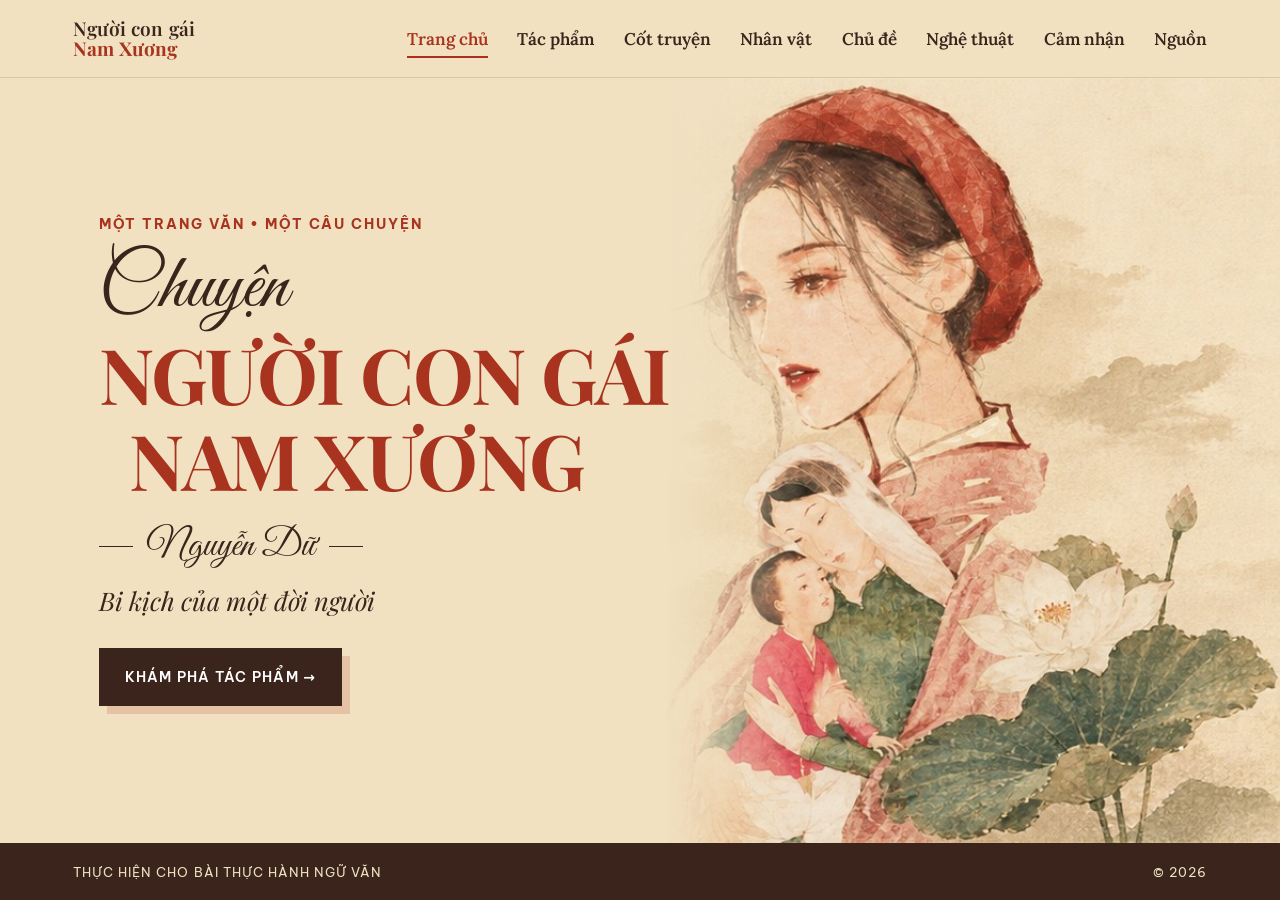
<file: index.html>
<!DOCTYPE html>
<html lang="vi">
<head>
<meta charset="utf-8">
<meta name="viewport" content="width=device-width, initial-scale=1">
<title>Người con gái Nam Xương</title>
<link rel="preconnect" href="https://fonts.googleapis.com">
<link rel="preconnect" href="https://fonts.gstatic.com" crossorigin>
<link href="https://fonts.googleapis.com/css2?family=Playfair+Display:ital,wght@0,600;0,700;1,400&family=Great+Vibes&family=Lora:wght@500;600&family=Be+Vietnam+Pro:wght@600;700&display=swap" rel="stylesheet">
<style>
:root{
  --paper:#f1e1c1; --ink:#3a241c; --red:#a8341f; --line:#dcc6a0;
  --serif:"Playfair Display","Times New Roman",serif;
  --script:"Great Vibes","Playfair Display",cursive;
  --nav:"Lora",Georgia,serif;
  --sans:"Be Vietnam Pro",system-ui,sans-serif;
}
*{box-sizing:border-box;margin:0}
html,body{height:100%}
body{background:var(--paper);color:var(--ink);display:flex;flex-direction:column;min-height:100vh}
a{color:inherit;text-decoration:none}
:focus-visible{outline:2px solid var(--red);outline-offset:4px}

header{display:flex;align-items:center;justify-content:space-between;gap:24px;
  padding:0 clamp(20px,5.7vw,96px);height:78px;border-bottom:1px solid var(--line);
  position:sticky;top:0;z-index:5;background:var(--paper)}
.brand{font-family:var(--serif);font-weight:600;font-size:19px;line-height:1.05;letter-spacing:.01em}
.brand span{display:block;color:var(--red);font-weight:700}
nav ul{display:flex;gap:clamp(16px,2.3vw,34px);list-style:none;padding:0;flex-wrap:wrap}
nav a{font-family:var(--nav);font-weight:600;font-size:17px;padding:6px 0;border-bottom:2px solid transparent;transition:color .2s,border-color .2s}
nav a:hover,nav a[aria-current]{color:var(--red);border-color:var(--red)}

.hero{flex:1;position:relative;overflow:hidden;display:flex;align-items:center;
  padding:clamp(16px,4vh,40px) clamp(20px,7.7vw,130px)}
.art{position:absolute;inset:0 0 0 auto;width:min(48%,760px);
  background:url("hero.jpg") right center/cover no-repeat;
  -webkit-mask-image:linear-gradient(90deg,transparent 0,#000 22%);
          mask-image:linear-gradient(90deg,transparent 0,#000 22%)}
.copy{position:relative;z-index:1;max-width:60%}
.eyebrow{font-family:var(--sans);font-weight:700;font-size:clamp(12px,min(1.1vw,2.3vh),15px);line-height:1.3;letter-spacing:.14em;text-transform:uppercase;color:var(--red)}
.script{font-family:var(--script);font-size:clamp(44px,min(6vw,9vh),96px);line-height:1.15;margin:.15em 0 -.05em;color:var(--ink);position:relative}
h1{font-family:var(--serif);font-weight:700;color:var(--red);text-transform:uppercase;
  font-size:clamp(34px,min(6vw,10vh),100px);line-height:1.12;letter-spacing:-.02em}
h1 span{display:block;padding-left:.4em}
.author{font-family:var(--script);font-size:clamp(28px,min(3vw,5vh),46px);line-height:1.2;margin:clamp(10px,2.4vh,24px) 0 clamp(6px,1.6vh,16px);display:flex;align-items:center;gap:14px}
.author::before,.author::after{content:"";width:34px;height:1px;background:var(--ink)}
.tag{font-family:var(--serif);font-style:italic;font-size:clamp(18px,min(2vw,3.6vh),28px);line-height:1.3;margin-bottom:clamp(14px,3.4vh,32px)}
.btn{display:inline-block;background:var(--ink);color:#fff;font-family:var(--sans);font-weight:600;
  font-size:14px;letter-spacing:.09em;text-transform:uppercase;padding:clamp(14px,2.4vh,20px) 26px;
  box-shadow:8px 8px 0 rgba(168,52,31,.18);transition:transform .2s,box-shadow .2s}
.btn:hover{transform:translate(-2px,-2px);box-shadow:10px 10px 0 rgba(168,52,31,.25)}

footer{background:var(--ink);color:#f1e1c1;display:flex;justify-content:space-between;gap:16px;
  padding:0 clamp(20px,5.7vw,96px);height:57px;align-items:center;
  font-family:var(--sans);font-size:13px;letter-spacing:.08em;text-transform:uppercase}

@media (max-width:900px){
  header{height:auto;padding:14px 20px;flex-direction:column;align-items:flex-start;position:static}
  nav a{font-size:15px}
  .hero{align-items:flex-start;padding-top:32px;padding-bottom:300px}
  .copy{max-width:100%}
  .art{inset:auto 0 0 0;width:100%;height:340px;background-position:right bottom;
    -webkit-mask-image:linear-gradient(0deg,#000 60%,transparent);mask-image:linear-gradient(0deg,#000 60%,transparent)}
  footer{height:auto;padding:16px 20px;font-size:11px}
}
</style>
</head>
<body>
<header>
  <a class="brand" href="index.html">Người con gái<span>Nam Xương</span></a>
  <nav aria-label="Chính">
    <ul>
      <li><a href="index.html" aria-current="page">Trang chủ</a></li>
      <li><a href="tac-pham.html">Tác phẩm</a></li>
      <li><a href="cot-truyen.html">Cốt truyện</a></li>
      <li><a href="nhan-vat.html">Nhân vật</a></li>
      <li><a href="chu-de.html">Chủ đề</a></li>
      <li><a href="nghe-thuat.html">Nghệ thuật</a></li>
      <li><a href="cam-nhan.html">Cảm nhận</a></li>
      <li><a href="nguon-tham-khao.html">Nguồn</a></li>
    </ul>
  </nav>
</header>

<main class="hero">
  <div class="art" role="img" aria-label="Tranh minh họa Vũ Nương bế con bên hoa sen"></div>
  <div class="copy">
    <p class="eyebrow">Một trang văn • Một câu chuyện</p>
    <p class="script" aria-hidden="true">Chuyện</p>
    <h1><span style="padding:0">Người con gái</span><span>Nam Xương</span></h1>
    <p class="author">Nguyễn Dữ</p>
    <p class="tag">Bi kịch của một đời người</p>
    <a class="btn" href="tac-pham.html">Khám phá tác phẩm →</a>
  </div>
</main>

<footer>
  <span>Thực hiện cho bài thực hành Ngữ văn</span>
  <span>© 2026</span>
</footer>
</body>
</html>
</file>
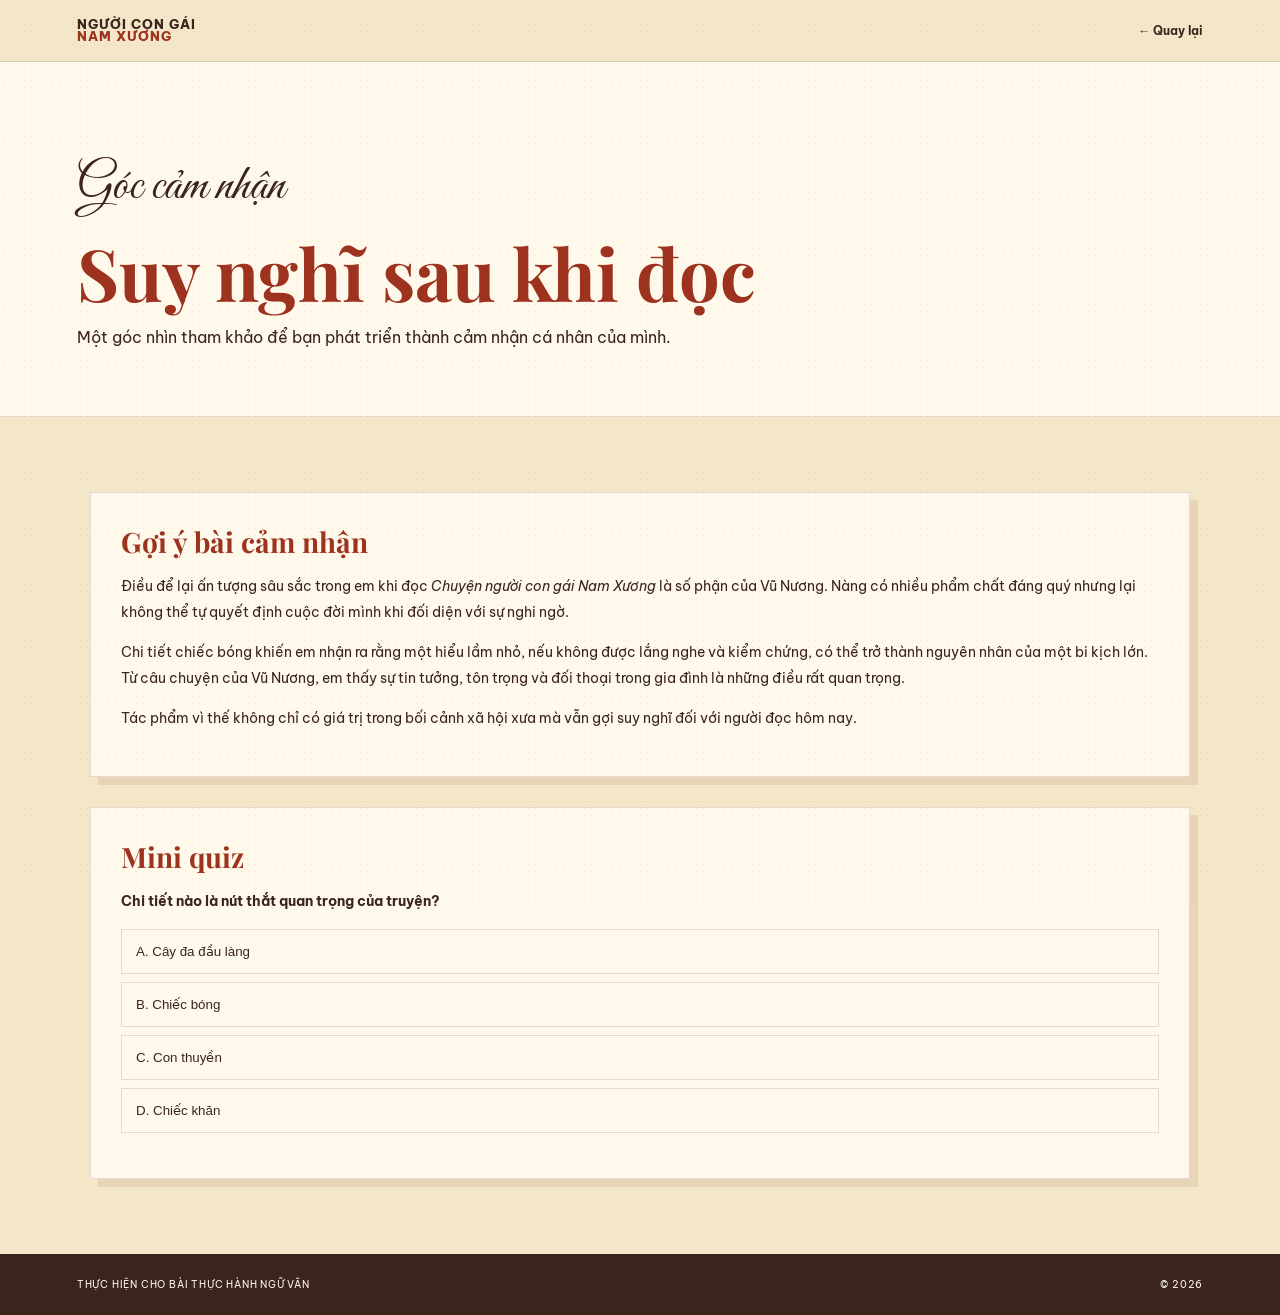
<file: cam-nhan.html>
<!DOCTYPE html><html lang="vi"><head><meta charset="UTF-8"><meta name="viewport" content="width=device-width,initial-scale=1.0"><title>Cảm nhận — Người con gái Nam Xương</title><link rel="stylesheet" href="style.css"></head><body>
<header class="navbar"><a class="brand" href="index.html">NGƯỜI CON GÁI<br><span>NAM XƯƠNG</span></a><a class="back" href="kham-pha.html">← Quay lại</a></header>
<main class="page">
<header class="page-head"><p class="script">Góc cảm nhận</p><h2>Suy nghĩ sau khi đọc</h2><p>Một góc nhìn tham khảo để bạn phát triển thành cảm nhận cá nhân của mình.</p></header>
<div class="container"><div class="card"><h3>Gợi ý bài cảm nhận</h3><p>Điều để lại ấn tượng sâu sắc trong em khi đọc <em>Chuyện người con gái Nam Xương</em> là số phận của Vũ Nương. Nàng có nhiều phẩm chất đáng quý nhưng lại không thể tự quyết định cuộc đời mình khi đối diện với sự nghi ngờ.</p><p>Chi tiết chiếc bóng khiến em nhận ra rằng một hiểu lầm nhỏ, nếu không được lắng nghe và kiểm chứng, có thể trở thành nguyên nhân của một bi kịch lớn. Từ câu chuyện của Vũ Nương, em thấy sự tin tưởng, tôn trọng và đối thoại trong gia đình là những điều rất quan trọng.</p><p>Tác phẩm vì thế không chỉ có giá trị trong bối cảnh xã hội xưa mà vẫn gợi suy nghĩ đối với người đọc hôm nay.</p></div><div class="quiz card"><h3>Mini quiz</h3><p><b>Chi tiết nào là nút thắt quan trọng của truyện?</b></p><button class="option" data-correct="false">A. Cây đa đầu làng</button><button class="option" data-correct="true">B. Chiếc bóng</button><button class="option" data-correct="false">C. Con thuyền</button><button class="option" data-correct="false">D. Chiếc khăn</button><div id="quiz-result"></div></div></div></main><footer><span>THỰC HIỆN CHO BÀI THỰC HÀNH NGỮ VĂN</span><span>© 2026</span></footer><script src="script.js"></script></body></html>
</file>
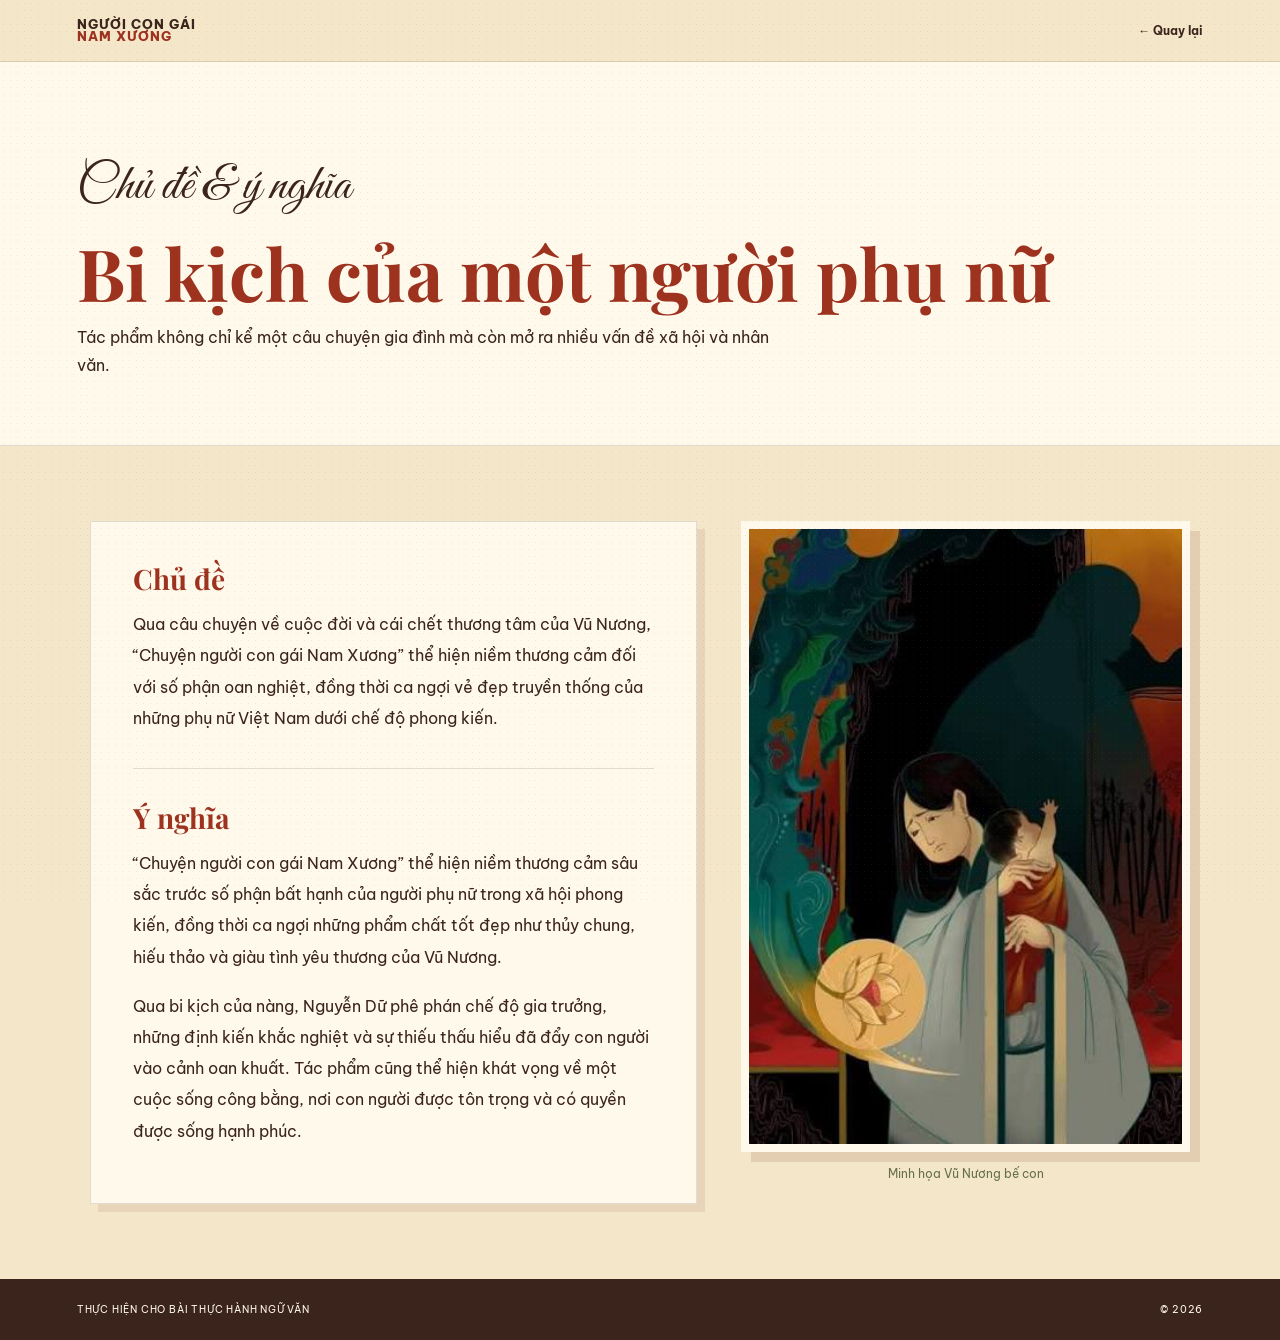
<file: chu-de.html>
<!DOCTYPE html><html lang="vi"><head><meta charset="UTF-8"><meta name="viewport" content="width=device-width,initial-scale=1.0"><title>Chủ đề & ý nghĩa — Người con gái Nam Xương</title><link rel="stylesheet" href="style.css"></head><body>
<header class="navbar"><a class="brand" href="index.html">NGƯỜI CON GÁI<br><span>NAM XƯƠNG</span></a><a class="back" href="kham-pha.html">← Quay lại</a></header>
<main class="page">
<header class="page-head"><p class="script">Chủ đề & ý nghĩa</p><h2>Bi kịch của một người phụ nữ</h2><p>Tác phẩm không chỉ kể một câu chuyện gia đình mà còn mở ra nhiều vấn đề xã hội và nhân văn.</p></header>
<div class="container"><div class="story">
<div class="card story-text">
<section><h3>Chủ đề</h3>
<p>Qua câu chuyện về cuộc đời và cái chết thương tâm của Vũ Nương, “Chuyện người con gái Nam Xương” thể hiện niềm thương cảm đối với số phận oan nghiệt, đồng thời ca ngợi vẻ đẹp truyền thống của những phụ nữ Việt Nam dưới chế độ phong kiến.</p></section>
<section><h3>Ý nghĩa</h3>
<p>“Chuyện người con gái Nam Xương” thể hiện niềm thương cảm sâu sắc trước số phận bất hạnh của người phụ nữ trong xã hội phong kiến, đồng thời ca ngợi những phẩm chất tốt đẹp như thủy chung, hiếu thảo và giàu tình yêu thương của Vũ Nương.</p>
<p>Qua bi kịch của nàng, Nguyễn Dữ phê phán chế độ gia trưởng, những định kiến khắc nghiệt và sự thiếu thấu hiểu đã đẩy con người vào cảnh oan khuất. Tác phẩm cũng thể hiện khát vọng về một cuộc sống công bằng, nơi con người được tôn trọng và có quyền được sống hạnh phúc.</p></section>
</div>
<figure class="story-art"><img src="vu-nuong-minh-hoa.png" alt="Minh họa Vũ Nương cúi đầu bế con, bên cạnh là bông sen phát sáng và chiếc bóng lớn phía sau"><figcaption>Minh họa Vũ Nương bế con</figcaption></figure>
</div></div></main><footer><span>THỰC HIỆN CHO BÀI THỰC HÀNH NGỮ VĂN</span><span>© 2026</span></footer><script src="script.js"></script></body></html>
</file>
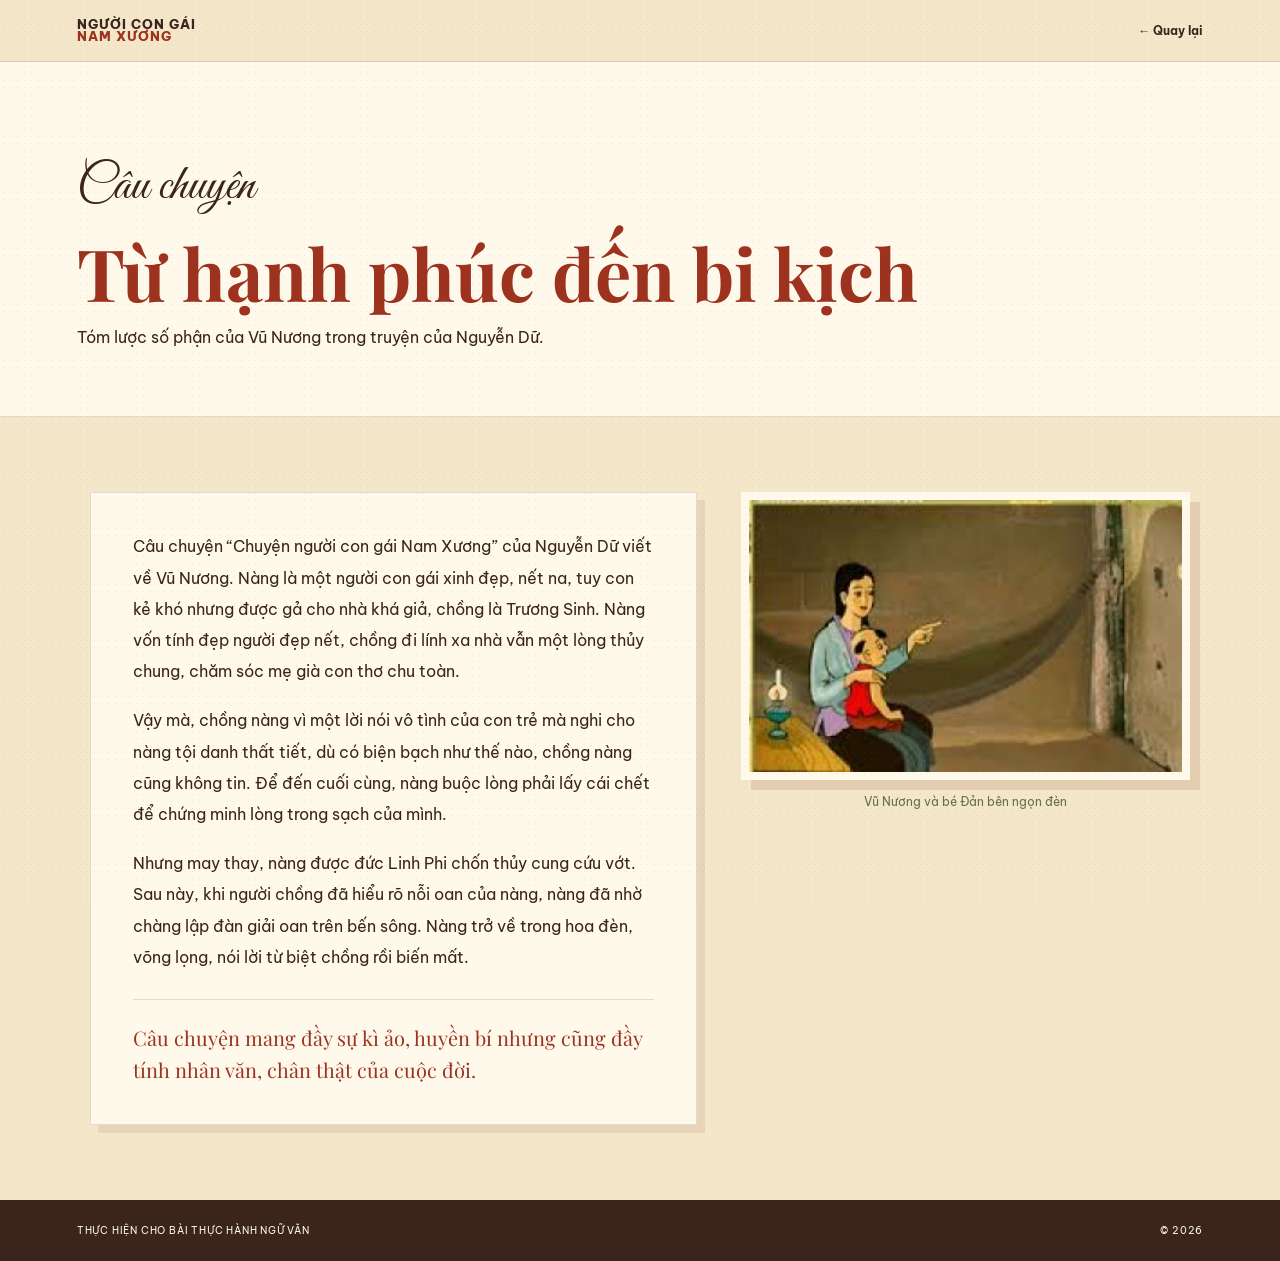
<file: cot-truyen.html>
<!DOCTYPE html><html lang="vi"><head><meta charset="UTF-8"><meta name="viewport" content="width=device-width,initial-scale=1.0"><title>Cốt truyện — Người con gái Nam Xương</title><link rel="stylesheet" href="style.css"></head><body>
<header class="navbar"><a class="brand" href="index.html">NGƯỜI CON GÁI<br><span>NAM XƯƠNG</span></a><a class="back" href="kham-pha.html">← Quay lại</a></header>
<main class="page">
<header class="page-head"><p class="script">Câu chuyện</p><h2>Từ hạnh phúc đến bi kịch</h2><p>Tóm lược số phận của Vũ Nương trong truyện của Nguyễn Dữ.</p></header>
<div class="container"><div class="story">
<div class="card story-text">
<p>Câu chuyện “Chuyện người con gái Nam Xương” của Nguyễn Dữ viết về Vũ Nương. Nàng là một người con gái xinh đẹp, nết na, tuy con kẻ khó nhưng được gả cho nhà khá giả, chồng là Trương Sinh. Nàng vốn tính đẹp người đẹp nết, chồng đi lính xa nhà vẫn một lòng thủy chung, chăm sóc mẹ già con thơ chu toàn.</p>
<p>Vậy mà, chồng nàng vì một lời nói vô tình của con trẻ mà nghi cho nàng tội danh thất tiết, dù có biện bạch như thế nào, chồng nàng cũng không tin. Để đến cuối cùng, nàng buộc lòng phải lấy cái chết để chứng minh lòng trong sạch của mình.</p>
<p>Nhưng may thay, nàng được đức Linh Phi chốn thủy cung cứu vớt. Sau này, khi người chồng đã hiểu rõ nỗi oan của nàng, nàng đã nhờ chàng lập đàn giải oan trên bến sông. Nàng trở về trong hoa đèn, võng lọng, nói lời từ biệt chồng rồi biến mất.</p>
<p class="story-end">Câu chuyện mang đầy sự kì ảo, huyền bí nhưng cũng đầy tính nhân văn, chân thật của cuộc đời.</p>
</div>
<figure class="story-art"><img src="vu-nuong-chiec-bong.png" alt="Minh họa Vũ Nương bế bé Đản bên ngọn đèn dầu, đang chỉ tay lên vách"><figcaption>Vũ Nương và bé Đản bên ngọn đèn</figcaption></figure>
</div></div></main><footer><span>THỰC HIỆN CHO BÀI THỰC HÀNH NGỮ VĂN</span><span>© 2026</span></footer><script src="script.js"></script></body></html>
</file>
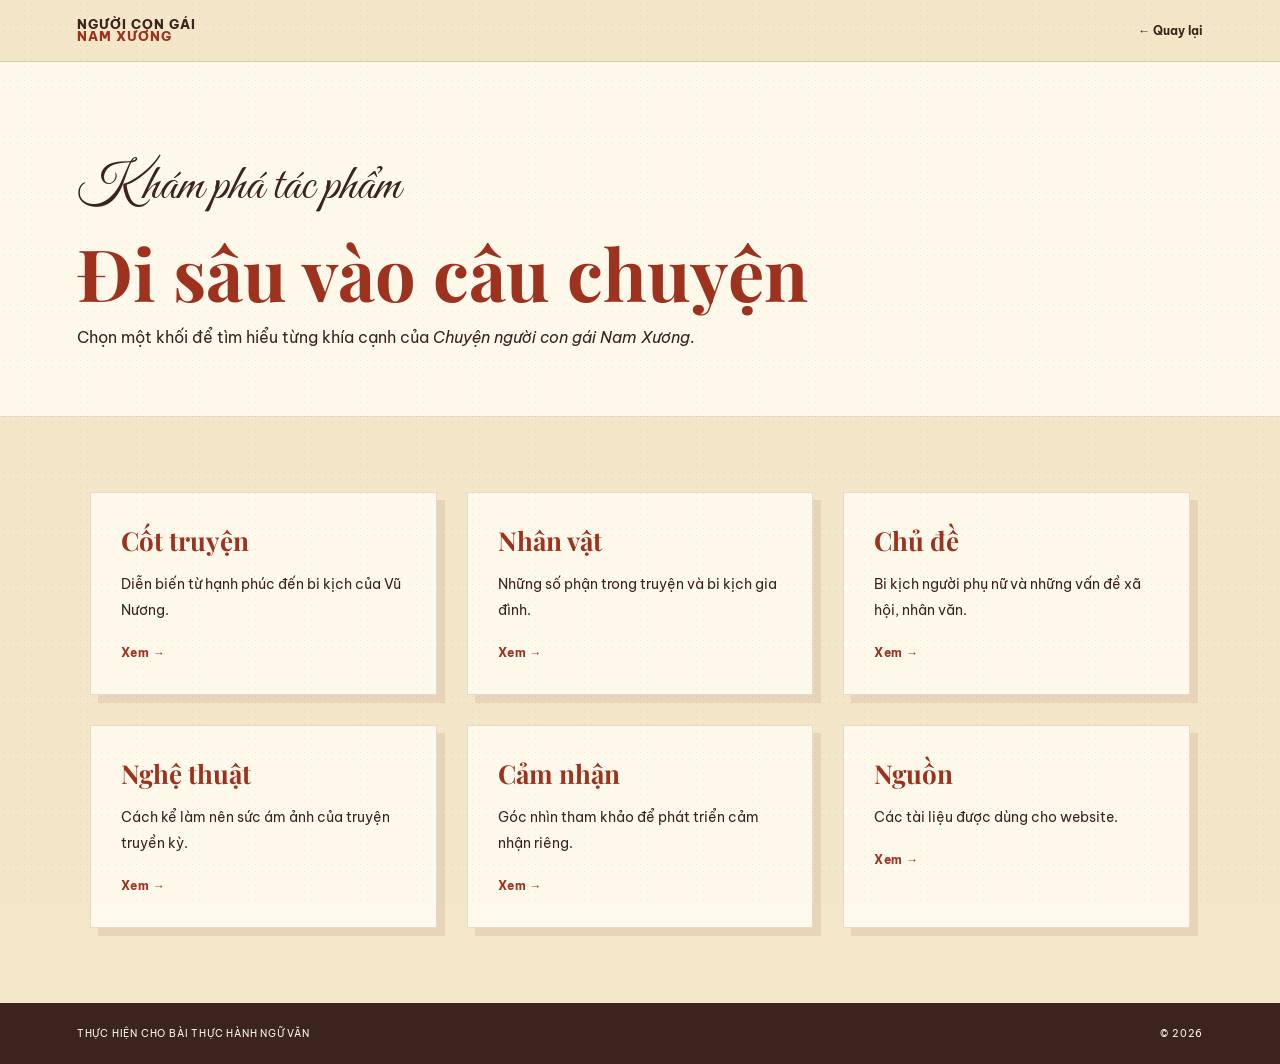
<file: kham-pha.html>
<!DOCTYPE html><html lang="vi"><head><meta charset="UTF-8"><meta name="viewport" content="width=device-width,initial-scale=1.0"><title>Khám phá — Người con gái Nam Xương</title><link rel="stylesheet" href="style.css"></head><body>
<header class="navbar"><a class="brand" href="index.html">NGƯỜI CON GÁI<br><span>NAM XƯƠNG</span></a><a class="back" href="tac-pham.html">← Quay lại</a></header>
<main class="page">
<header class="page-head"><p class="script">Khám phá tác phẩm</p><h2>Đi sâu vào câu chuyện</h2><p>Chọn một khối để tìm hiểu từng khía cạnh của <em>Chuyện người con gái Nam Xương</em>.</p></header>
<div class="container"><div class="hub"><a class="card card-click" href="cot-truyen.html"><h3>Cốt truyện</h3><p>Diễn biến từ hạnh phúc đến bi kịch của Vũ Nương.</p><p class="hint">Xem →</p></a><a class="card card-click" href="nhan-vat.html"><h3>Nhân vật</h3><p>Những số phận trong truyện và bi kịch gia đình.</p><p class="hint">Xem →</p></a><a class="card card-click" href="chu-de.html"><h3>Chủ đề</h3><p>Bi kịch người phụ nữ và những vấn đề xã hội, nhân văn.</p><p class="hint">Xem →</p></a><a class="card card-click" href="nghe-thuat.html"><h3>Nghệ thuật</h3><p>Cách kể làm nên sức ám ảnh của truyện truyền kỳ.</p><p class="hint">Xem →</p></a><a class="card card-click" href="cam-nhan.html"><h3>Cảm nhận</h3><p>Góc nhìn tham khảo để phát triển cảm nhận riêng.</p><p class="hint">Xem →</p></a><a class="card card-click" href="nguon-tham-khao.html"><h3>Nguồn</h3><p>Các tài liệu được dùng cho website.</p><p class="hint">Xem →</p></a></div></div></main><footer><span>THỰC HIỆN CHO BÀI THỰC HÀNH NGỮ VĂN</span><span>© 2026</span></footer><script src="script.js"></script></body></html>
</file>
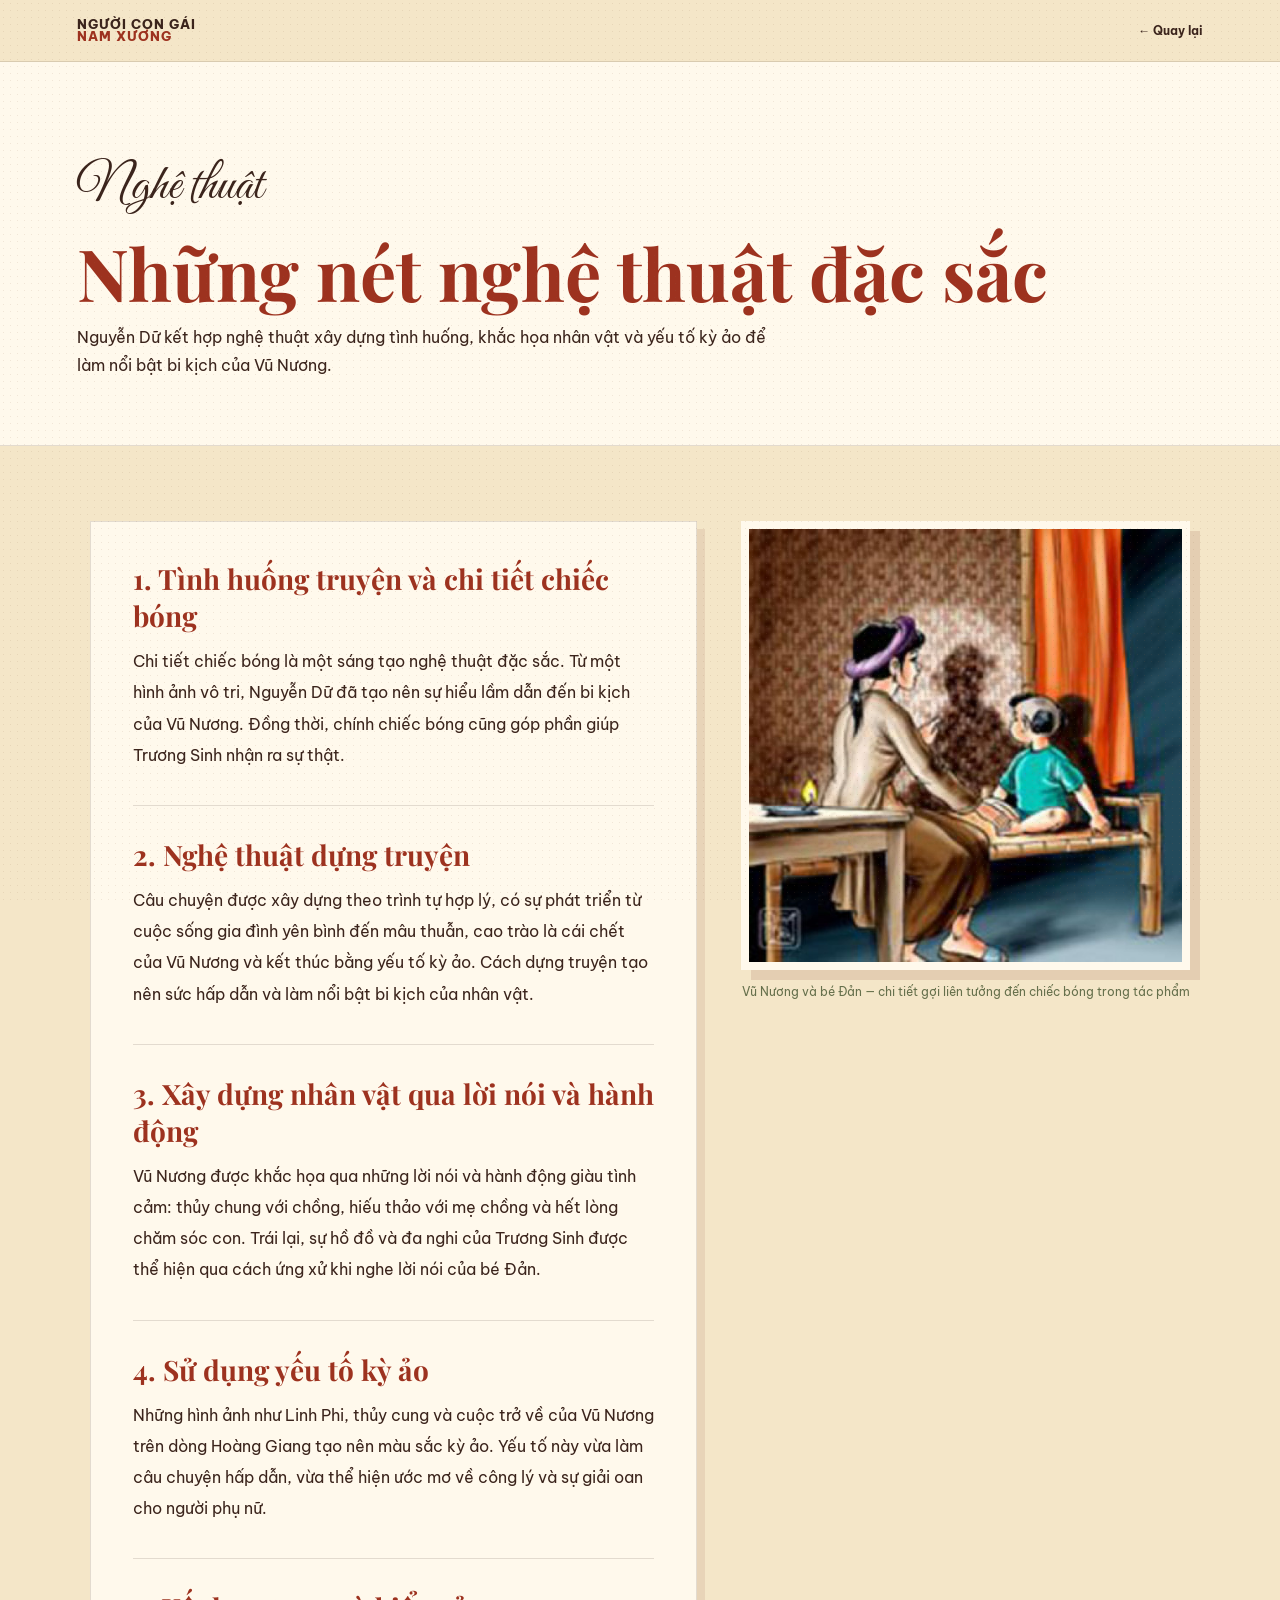
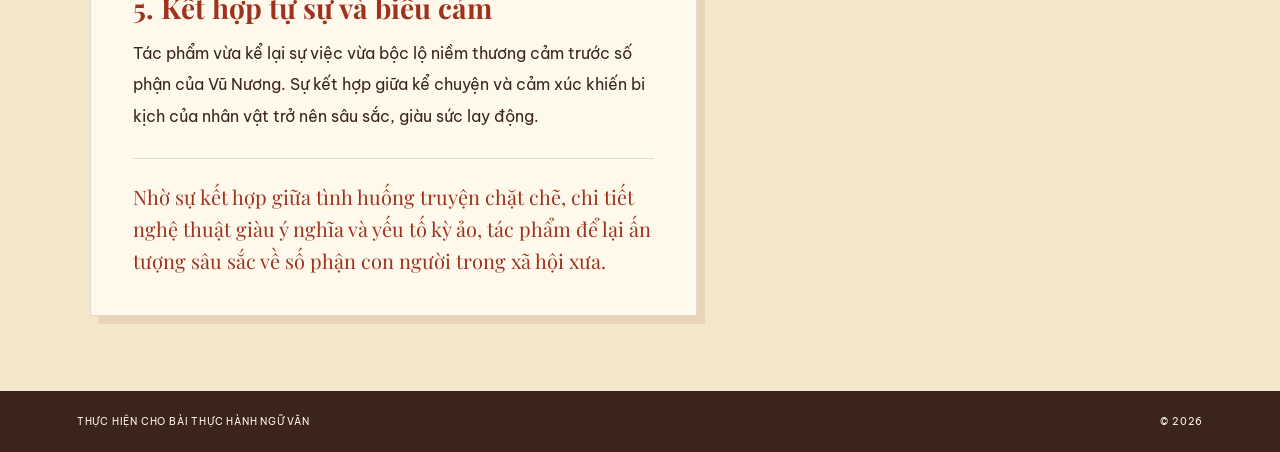
<file: nghe-thuat.html>
<!DOCTYPE html>
<html lang="vi">
<head>
  <meta charset="UTF-8">
  <meta name="viewport" content="width=device-width, initial-scale=1.0">
  <title>Nghệ thuật — Người con gái Nam Xương</title>
  <link rel="stylesheet" href="style.css">
</head>
<body>
<header class="navbar">
  <a class="brand" href="index.html">NGƯỜI CON GÁI<br><span>NAM XƯƠNG</span></a>
  <a class="back" href="kham-pha.html">← Quay lại</a>
</header>

<main class="page">
  <header class="page-head">
    <p class="script">Nghệ thuật</p>
    <h2>Những nét nghệ thuật đặc sắc</h2>
    <p>Nguyễn Dữ kết hợp nghệ thuật xây dựng tình huống, khắc họa nhân vật và yếu tố kỳ ảo để làm nổi bật bi kịch của Vũ Nương.</p>
  </header>

  <div class="container">
    <div class="story">
      <div class="card story-text">
        <section>
          <h3>1. Tình huống truyện và chi tiết chiếc bóng</h3>
          <p>Chi tiết chiếc bóng là một sáng tạo nghệ thuật đặc sắc. Từ một hình ảnh vô tri, Nguyễn Dữ đã tạo nên sự hiểu lầm dẫn đến bi kịch của Vũ Nương. Đồng thời, chính chiếc bóng cũng góp phần giúp Trương Sinh nhận ra sự thật.</p>
        </section>
        <section>
          <h3>2. Nghệ thuật dựng truyện</h3>
          <p>Câu chuyện được xây dựng theo trình tự hợp lý, có sự phát triển từ cuộc sống gia đình yên bình đến mâu thuẫn, cao trào là cái chết của Vũ Nương và kết thúc bằng yếu tố kỳ ảo. Cách dựng truyện tạo nên sức hấp dẫn và làm nổi bật bi kịch của nhân vật.</p>
        </section>
        <section>
          <h3>3. Xây dựng nhân vật qua lời nói và hành động</h3>
          <p>Vũ Nương được khắc họa qua những lời nói và hành động giàu tình cảm: thủy chung với chồng, hiếu thảo với mẹ chồng và hết lòng chăm sóc con. Trái lại, sự hồ đồ và đa nghi của Trương Sinh được thể hiện qua cách ứng xử khi nghe lời nói của bé Đản.</p>
        </section>
        <section>
          <h3>4. Sử dụng yếu tố kỳ ảo</h3>
          <p>Những hình ảnh như Linh Phi, thủy cung và cuộc trở về của Vũ Nương trên dòng Hoàng Giang tạo nên màu sắc kỳ ảo. Yếu tố này vừa làm câu chuyện hấp dẫn, vừa thể hiện ước mơ về công lý và sự giải oan cho người phụ nữ.</p>
        </section>
        <section>
          <h3>5. Kết hợp tự sự và biểu cảm</h3>
          <p>Tác phẩm vừa kể lại sự việc vừa bộc lộ niềm thương cảm trước số phận của Vũ Nương. Sự kết hợp giữa kể chuyện và cảm xúc khiến bi kịch của nhân vật trở nên sâu sắc, giàu sức lay động.</p>
        </section>
        <p class="story-end">Nhờ sự kết hợp giữa tình huống truyện chặt chẽ, chi tiết nghệ thuật giàu ý nghĩa và yếu tố kỳ ảo, tác phẩm để lại ấn tượng sâu sắc về số phận con người trong xã hội xưa.</p>
      </div>

      <figure class="story-art">
        <img src="nghe-thuat-vu-nuong.png" alt="Vũ Nương trò chuyện cùng bé Đản bên ngọn đèn">
        <figcaption>Vũ Nương và bé Đản — chi tiết gợi liên tưởng đến chiếc bóng trong tác phẩm</figcaption>
      </figure>
    </div>
  </div>
</main>

<footer>
  <span>THỰC HIỆN CHO BÀI THỰC HÀNH NGỮ VĂN</span>
  <span>© 2026</span>
</footer>
<script src="script.js"></script>
</body>
</html>
</file>
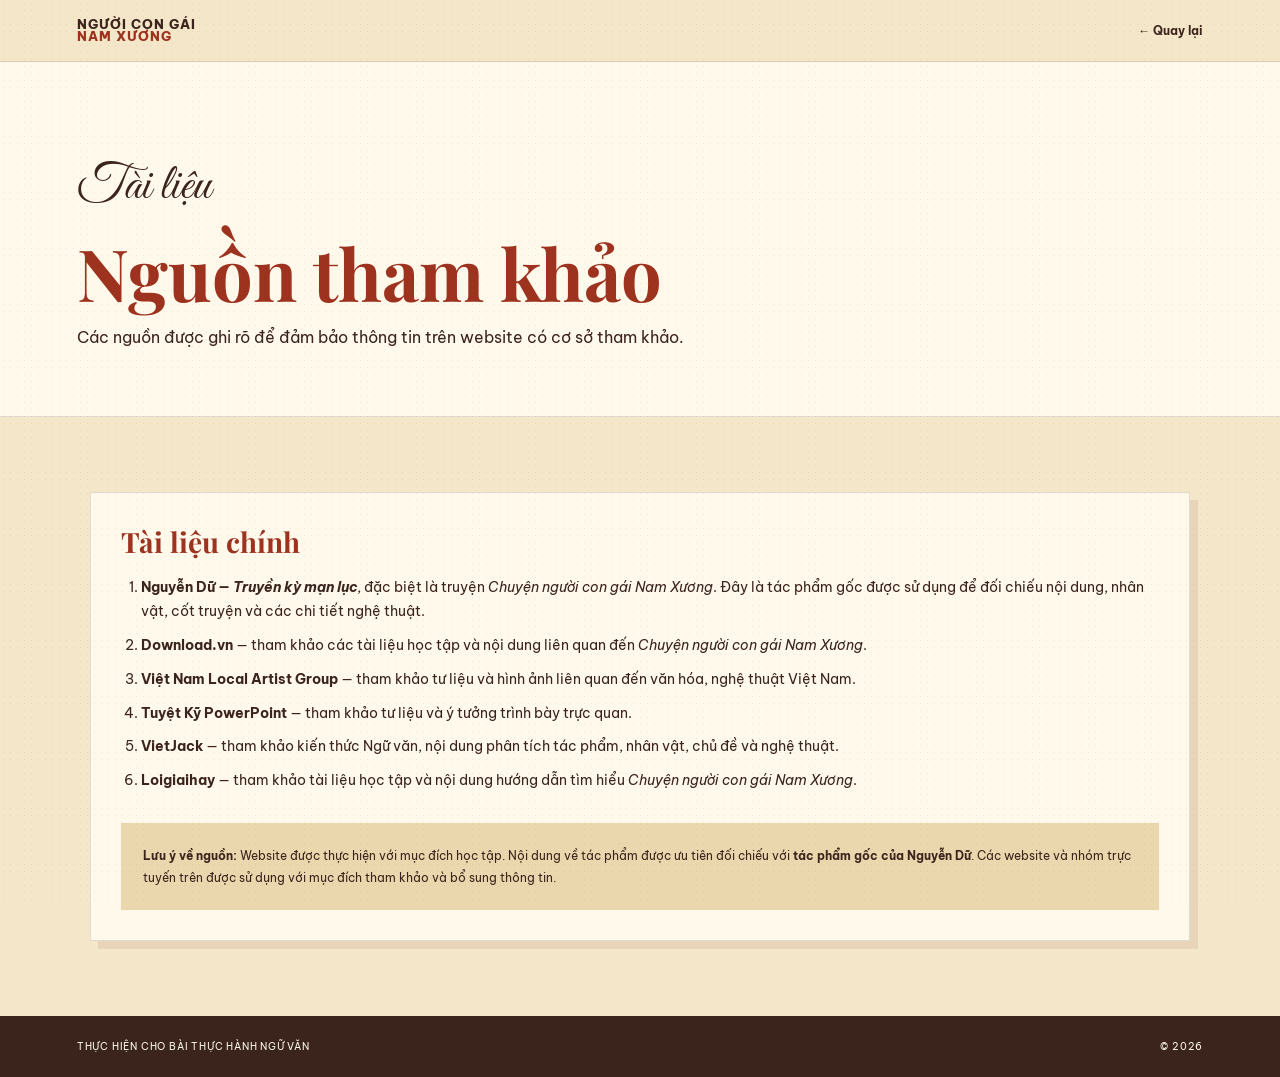
<file: nguon-tham-khao.html>
<!DOCTYPE html>
<html lang="vi">
<head>
  <meta charset="UTF-8">
  <meta name="viewport" content="width=device-width, initial-scale=1.0">
  <title>Nguồn tham khảo — Người con gái Nam Xương</title>
  <link rel="stylesheet" href="style.css">
</head>

<body>

<header class="navbar">
  <a class="brand" href="index.html">
    NGƯỜI CON GÁI<br>
    <span>NAM XƯƠNG</span>
  </a>

  <a class="back" href="kham-pha.html">← Quay lại</a>
</header>

<main class="page">

  <header class="page-head">
    <p class="script">Tài liệu</p>

    <h2>Nguồn tham khảo</h2>

    <p>
      Các nguồn được ghi rõ để đảm bảo thông tin trên website có cơ sở tham khảo.
    </p>
  </header>

  <div class="container">

    <div class="card">

      <h3>Tài liệu chính</h3>

      <ol class="list">

        <li>
          <strong>Nguyễn Dữ — <em>Truyền kỳ mạn lục</em></strong>,
          đặc biệt là truyện
          <em>Chuyện người con gái Nam Xương</em>.
          Đây là tác phẩm gốc được sử dụng để đối chiếu nội dung,
          nhân vật, cốt truyện và các chi tiết nghệ thuật.
        </li>

        <li>
          <strong>Download.vn</strong> —
          tham khảo các tài liệu học tập và nội dung liên quan đến
          <em>Chuyện người con gái Nam Xương</em>.
        </li>

        <li>
          <strong>Việt Nam Local Artist Group</strong> —
          tham khảo tư liệu và hình ảnh liên quan đến văn hóa,
          nghệ thuật Việt Nam.
        </li>

        <li>
          <strong>Tuyệt Kỹ PowerPoint</strong> —
          tham khảo tư liệu và ý tưởng trình bày trực quan.
        </li>

        <li>
          <strong>VietJack</strong> —
          tham khảo kiến thức Ngữ văn, nội dung phân tích tác phẩm,
          nhân vật, chủ đề và nghệ thuật.
        </li>

        <li>
          <strong>Loigiaihay</strong> —
          tham khảo tài liệu học tập và nội dung hướng dẫn tìm hiểu
          <em>Chuyện người con gái Nam Xương</em>.
        </li>

      </ol>

      <div class="source">

        <b>Lưu ý về nguồn:</b>

        Website được thực hiện với mục đích học tập.
        Nội dung về tác phẩm được ưu tiên đối chiếu với
        <strong>tác phẩm gốc của Nguyễn Dữ</strong>.
        Các website và nhóm trực tuyến trên được sử dụng
        với mục đích tham khảo và bổ sung thông tin.

      </div>

    </div>

  </div>

</main>

<footer>
  <span>THỰC HIỆN CHO BÀI THỰC HÀNH NGỮ VĂN</span>
  <span>© 2026</span>
</footer>

<script src="script.js"></script>

</body>
</html>
</file>
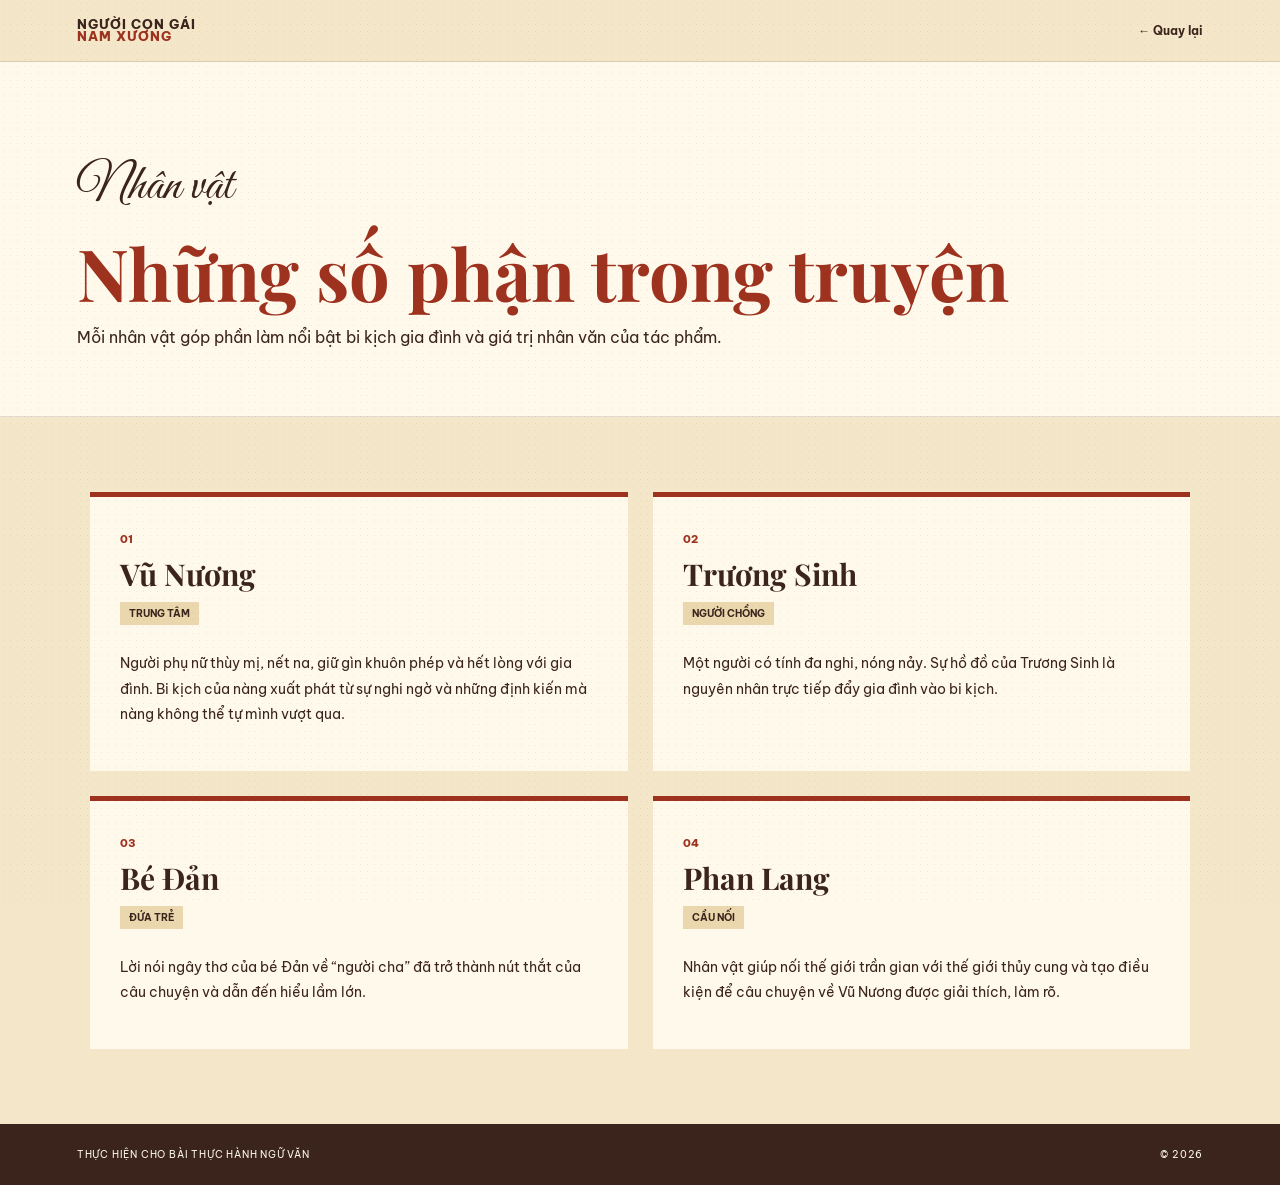
<file: nhan-vat.html>
<!DOCTYPE html><html lang="vi"><head><meta charset="UTF-8"><meta name="viewport" content="width=device-width,initial-scale=1.0"><title>Nhân vật — Người con gái Nam Xương</title><link rel="stylesheet" href="style.css"></head><body>
<header class="navbar"><a class="brand" href="index.html">NGƯỜI CON GÁI<br><span>NAM XƯƠNG</span></a><a class="back" href="kham-pha.html">← Quay lại</a></header>
<main class="page">
<header class="page-head"><p class="script">Nhân vật</p><h2>Những số phận trong truyện</h2><p>Mỗi nhân vật góp phần làm nổi bật bi kịch gia đình và giá trị nhân văn của tác phẩm.</p></header>
<div class="container"><div class="characters">
<div class="character"><span class="num">01</span><h3>Vũ Nương</h3><span class="tag">TRUNG TÂM</span><p>Người phụ nữ thùy mị, nết na, giữ gìn khuôn phép và hết lòng với gia đình. Bi kịch của nàng xuất phát từ sự nghi ngờ và những định kiến mà nàng không thể tự mình vượt qua.</p></div>
<div class="character"><span class="num">02</span><h3>Trương Sinh</h3><span class="tag">NGƯỜI CHỒNG</span><p>Một người có tính đa nghi, nóng nảy. Sự hồ đồ của Trương Sinh là nguyên nhân trực tiếp đẩy gia đình vào bi kịch.</p></div>
<div class="character"><span class="num">03</span><h3>Bé Đản</h3><span class="tag">ĐỨA TRẺ</span><p>Lời nói ngây thơ của bé Đản về “người cha” đã trở thành nút thắt của câu chuyện và dẫn đến hiểu lầm lớn.</p></div>
<div class="character"><span class="num">04</span><h3>Phan Lang</h3><span class="tag">CẦU NỐI</span><p>Nhân vật giúp nối thế giới trần gian với thế giới thủy cung và tạo điều kiện để câu chuyện về Vũ Nương được giải thích, làm rõ.</p></div>
</div></div></main><footer><span>THỰC HIỆN CHO BÀI THỰC HÀNH NGỮ VĂN</span><span>© 2026</span></footer><script src="script.js"></script></body></html>
</file>
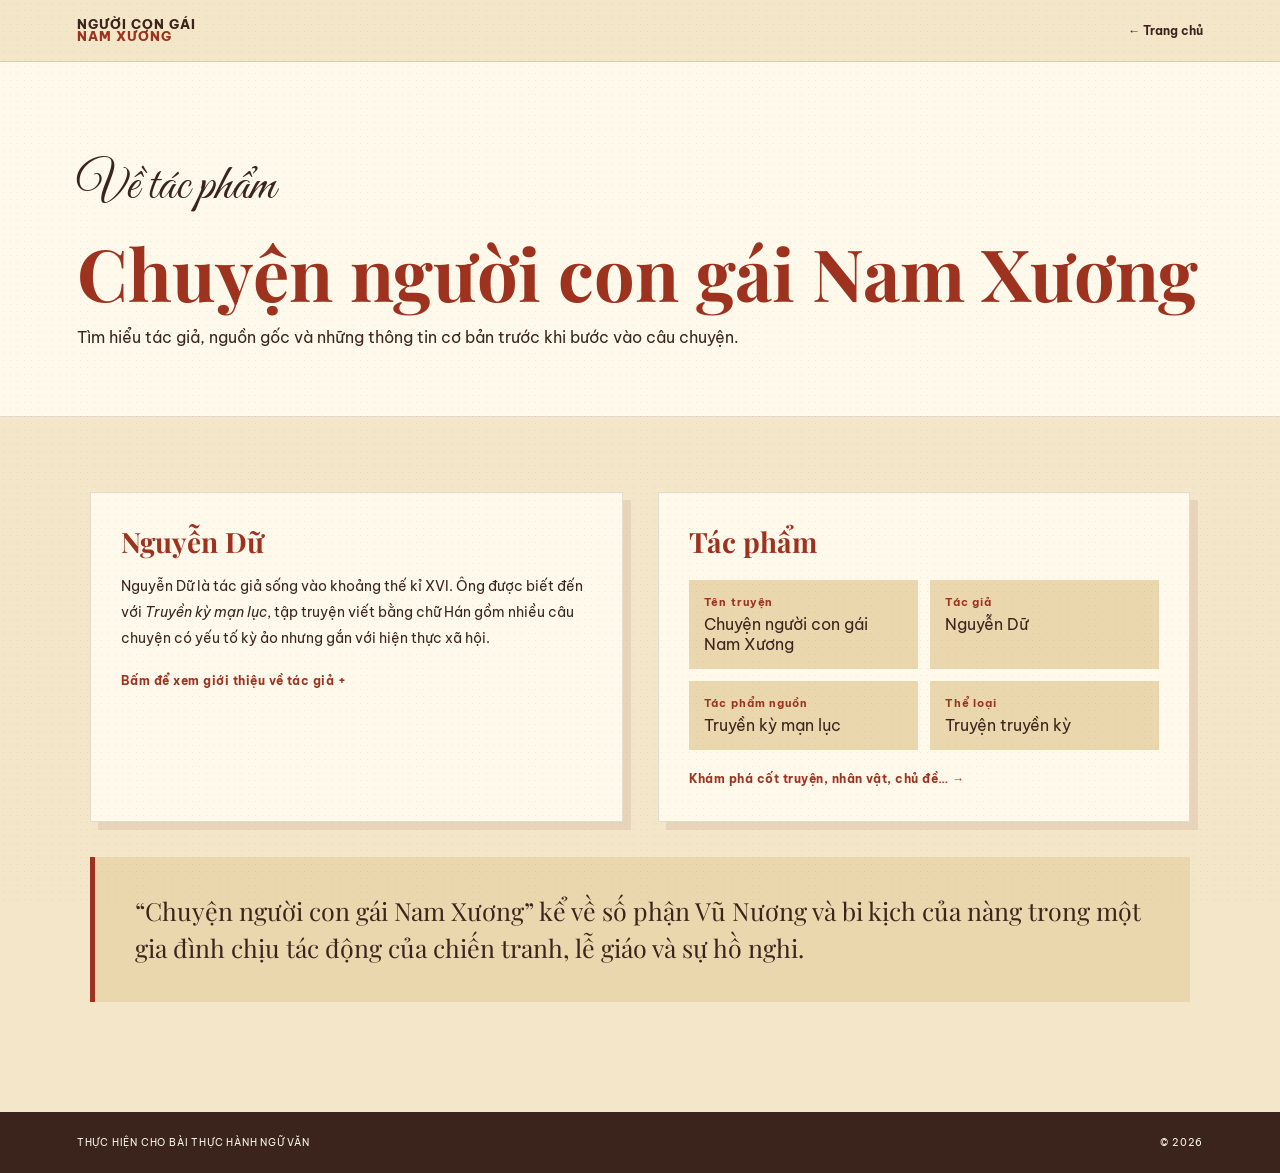
<file: tac-pham.html>
<!DOCTYPE html><html lang="vi"><head><meta charset="UTF-8"><meta name="viewport" content="width=device-width,initial-scale=1.0"><title>Tác phẩm — Người con gái Nam Xương</title><link rel="stylesheet" href="style.css"></head><body>
<header class="navbar"><a class="brand" href="index.html">NGƯỜI CON GÁI<br><span>NAM XƯƠNG</span></a><a class="back" href="index.html">← Trang chủ</a></header>
<main class="page">
<header class="page-head"><p class="script">Về tác phẩm</p><h2>Chuyện người con gái Nam Xương</h2><p>Tìm hiểu tác giả, nguồn gốc và những thông tin cơ bản trước khi bước vào câu chuyện.</p></header>
<div class="container"><div class="grid2">
<div class="card card-click" role="button" tabindex="0" aria-haspopup="dialog" data-open="tac-gia"><h3>Nguyễn Dữ</h3><p>Nguyễn Dữ là tác giả sống vào khoảng thế kỉ XVI. Ông được biết đến với <em>Truyền kỳ mạn lục</em>, tập truyện viết bằng chữ Hán gồm nhiều câu chuyện có yếu tố kỳ ảo nhưng gắn với hiện thực xã hội.</p><p class="hint">Bấm để xem giới thiệu về tác giả +</p></div>
<a class="card card-click" href="kham-pha.html"><h3>Tác phẩm</h3><div class="facts"><div class="fact"><b>Tên truyện</b>Chuyện người con gái Nam Xương</div><div class="fact"><b>Tác giả</b>Nguyễn Dữ</div><div class="fact"><b>Tác phẩm nguồn</b>Truyền kỳ mạn lục</div><div class="fact"><b>Thể loại</b>Truyện truyền kỳ</div></div><p class="hint">Khám phá cốt truyện, nhân vật, chủ đề… →</p></a>
</div><div class="quote">“Chuyện người con gái Nam Xương” kể về số phận Vũ Nương và bi kịch của nàng trong một gia đình chịu tác động của chiến tranh, lễ giáo và sự hồ nghi.</div></div>
<dialog id="tac-gia" aria-labelledby="tg-title"><div class="dlg-body">
<button class="dlg-close" data-close aria-label="Đóng">×</button>
<p class="script">Tác giả</p><h3 id="tg-title">Nguyễn Dữ <small>阮嶼</small></h3>
<div class="facts">
<div class="fact"><b>Thời đại</b>Khoảng thế kỉ XVI (chưa rõ năm sinh, năm mất)</div>
<div class="fact"><b>Quê quán</b>Làng Đỗ Tùng, huyện Trường Tân, xứ Hải Dương xưa</div>
<div class="fact"><b>Gia đình</b>Con trai cả của tiến sĩ Nguyễn Tường Phiêu</div>
<div class="fact"><b>Tác phẩm</b>Truyền kỳ mạn lục</div></div>
<h4>Cuộc đời</h4>
<p>Nguyễn Dữ là một danh sĩ sống vào cuối thời Lê sơ và thời nhà Mạc. Cha ông đỗ tiến sĩ năm 1496 dưới triều Lê Thánh Tông và làm quan đến chức Thượng thư. Từ nhỏ ông đã chăm học, đọc rộng và nhớ nhiều. Dân gian kể ông là học trò của Nguyễn Bỉnh Khiêm, nhưng nhiều nhà nghiên cứu hiện nay cho rằng chuyện này chưa đủ chứng cứ. Ông thi đỗ hương tiến, ra làm quan một thời gian ngắn rồi cáo về, sống ẩn dật và viết sách.</p>
<h4>Truyền kỳ mạn lục</h4>
<p>Đây là tác phẩm duy nhất của Nguyễn Dữ, viết bằng chữ Hán, gồm hai mươi truyện chia thành bốn quyển. Tên sách có nghĩa là ghi chép tản mạn những chuyện lạ được lưu truyền. <em>Chuyện người con gái Nam Xương</em> là một trong hai mươi truyện ấy. Sách sớm được đánh giá cao: tiến sĩ Vũ Khâm Lân từng ca ngợi là “thiên cổ kỳ bút”, nhiều học giả như Lê Quý Đôn, Phan Huy Chú cũng ghi chép về sách, và từ năm 1962 tác phẩm đã có bản dịch tiếng Pháp.</p>
<h4>Giá trị</h4>
<p>Mượn yếu tố kỳ ảo, Nguyễn Dữ phản ánh hiện thực xã hội đương thời, đề cao khí tiết của người kẻ sĩ cương trực và thương cảm cho số phận con người, nhất là người phụ nữ chịu oan khuất. Nghệ thuật dựng truyện và xây dựng nhân vật của ông được đánh giá là vượt hơn các tác giả đi trước.</p>
<p class="source">Tham khảo: <a href="https://vi.wikipedia.org/wiki/Nguy%E1%BB%85n_D%E1%BB%AF" target="_blank" rel="noopener">Wikipedia — Nguyễn Dữ</a>; Wikisource — <em>Truyền kỳ mạn lục</em> (Tiểu truyện); Tạp chí Tao Đàn.</p>
</div></dialog>
</main><footer><span>THỰC HIỆN CHO BÀI THỰC HÀNH NGỮ VĂN</span><span>© 2026</span></footer><script src="script.js"></script></body></html>
</file>
<file: style.css>
@import url('https://fonts.googleapis.com/css2?family=Be+Vietnam+Pro:wght@400;500;600;700;800&family=Playfair+Display:wght@600;700&family=Great+Vibes&display=swap');
:root{--cream:#f4e6c8;--paper:#fff9ec;--red:#9d321f;--red2:#702719;--brown:#3b241c;--olive:#66704c;--gold:#c69b58;--line:rgba(59,36,28,.14)}
*{box-sizing:border-box} html{scroll-behavior:smooth} body{margin:0;background:var(--cream);color:var(--brown);font-family:"Be Vietnam Pro",sans-serif}
body:before{content:"";position:fixed;inset:0;pointer-events:none;opacity:.13;background-image:radial-gradient(#8f6b4b .7px,transparent .7px);background-size:7px 7px;z-index:50}
.navbar{position:sticky;top:0;z-index:40;background:rgba(244,230,200,.96);backdrop-filter:blur(10px);border-bottom:1px solid var(--line);display:flex;align-items:center;justify-content:space-between;padding:18px 6vw}
.brand{color:var(--brown);text-decoration:none;font-weight:800;line-height:.95;letter-spacing:.08em;font-size:13px}.brand span{color:var(--red)}
nav{display:flex;gap:24px;align-items:center}nav a{color:var(--brown);text-decoration:none;font-size:12px;font-weight:700}nav a:hover,nav a.active{color:var(--red)}
.menu-btn{display:none;border:0;background:none;font-size:24px;color:var(--brown)}
.page{min-height:calc(100vh - 150px)}
.hero{min-height:calc(100vh - 78px);position:relative;overflow:hidden;display:grid;place-items:center;padding:90px 8vw;background:radial-gradient(circle at 78% 30%,rgba(255,255,255,.58),transparent 25%),var(--cream)}
.hero-art{position:absolute;right:0;bottom:0;width:52%;height:90%;opacity:.72}.sun{position:absolute;width:270px;height:270px;right:18%;top:8%;border-radius:50%;background:rgba(198,155,88,.22)}
.mountaint{position:absolute;bottom:17%;width:75%;height:48%;background:rgba(116,91,68,.12);clip-path:polygon(0 100%,45% 15%,100% 100%)}.m1{right:0}.m2{right:37%;transform:scale(.75);opacity:.65}
.woman{position:absolute;right:19%;bottom:18%;width:260px;height:490px}.hair{position:absolute;top:18px;left:45px;width:145px;height:185px;border-radius:50%;background:#5b3024}.face{position:absolute;top:52px;left:72px;width:105px;height:145px;border-radius:48%;background:#d8a986}.dress{position:absolute;top:180px;left:5px;width:240px;height:310px;background:#6b7450;clip-path:polygon(42% 0,62% 0,100% 100%,0 100%)}.baby{position:absolute;top:270px;left:120px;width:82px;height:110px;border-radius:45%;background:#b74a32}.water{position:absolute;left:0;right:0;bottom:0;height:23%;background:repeating-linear-gradient(0deg,rgba(75,91,67,.18) 0 2px,transparent 2px 13px)}
.hero-content{position:relative;z-index:2;width:min(690px,100%);margin-right:40%}.eyebrow,.section-label,.small-title{color:var(--red);font-size:11px;font-weight:800;letter-spacing:.2em}.script{font-family:"Great Vibes",cursive;font-size:62px;margin:18px 0 -18px}h1{font-family:"Playfair Display",serif;color:var(--red);font-size:clamp(48px,7vw,88px);line-height:.94;letter-spacing:-.04em;margin:0}h1 span{padding-left:.38em}.author{font-family:"Great Vibes",cursive;font-size:34px;margin:24px 0}.lead{max-width:560px;line-height:1.8;font-size:15px}.btn{display:inline-flex;align-items:center;gap:15px;background:var(--brown);color:var(--paper);text-decoration:none;padding:14px 20px;font-size:11px;font-weight:800;letter-spacing:.08em;box-shadow:7px 7px 0 rgba(157,50,31,.2);transition:.2s}.btn:hover{transform:translateY(-3px)}
.container{width:min(1100px,88%);margin:auto;padding:75px 0}.page-head{padding:80px 6vw 65px;background:var(--paper);border-bottom:1px solid var(--line)}.page-head .script{font-size:50px;margin:0}.page-head h2{font-family:"Playfair Display",serif;font-size:clamp(42px,6vw,72px);line-height:1;margin:4px 0 15px;color:var(--red)}.page-head p{max-width:720px;line-height:1.8;margin:0}
.grid2{display:grid;grid-template-columns:1fr 1fr;gap:35px}.card{background:var(--paper);border:1px solid var(--line);padding:30px;box-shadow:8px 8px 0 rgba(112,39,25,.09)}.card h3{font-family:"Playfair Display",serif;color:var(--red);font-size:28px;margin:0 0 14px}.card p,.card li{line-height:1.85;font-size:14px}.facts{display:grid;grid-template-columns:repeat(2,1fr);gap:12px;margin-top:20px}.fact{padding:15px;background:#ead7ae}.fact b{display:block;color:var(--red);font-size:11px;letter-spacing:.08em;margin-bottom:5px}
.quote{margin:35px 0;padding:35px 40px;border-left:5px solid var(--red);background:#ead7ae;font-family:"Playfair Display",serif;font-size:25px;line-height:1.5}.quote small{display:block;font-family:"Be Vietnam Pro";font-size:11px;margin-top:12px;color:var(--olive)}
.timeline{display:grid;gap:15px}.event{display:grid;grid-template-columns:80px 1fr;gap:22px;align-items:start;background:var(--paper);padding:22px;border-left:4px solid var(--red)}.event b{font-family:"Playfair Display",serif;color:var(--red);font-size:25px}.event h3{margin:0 0 7px;font-family:"Playfair Display",serif;font-size:23px}.event p{margin:0;line-height:1.75;font-size:14px}
.characters{display:grid;grid-template-columns:repeat(2,1fr);gap:25px}.character{background:var(--paper);padding:30px;border-top:5px solid var(--red)}.character .num{font-size:11px;color:var(--red);font-weight:800}.character h3{font-family:"Playfair Display",serif;font-size:30px;margin:7px 0}.tag{display:inline-block;background:#ead7ae;padding:5px 9px;font-size:10px;font-weight:700;margin-bottom:12px}.character p{line-height:1.8;font-size:14px}
.list{padding-left:20px}.list li{margin:10px 0;line-height:1.7}.source{background:#ead7ae;padding:22px;margin-top:30px;font-size:12px;line-height:1.8}.source a{color:var(--red)}
.quiz{margin-top:30px}.option{display:block;width:100%;text-align:left;border:1px solid var(--line);background:var(--paper);padding:14px;margin:8px 0;color:var(--brown);cursor:pointer}.option:hover{border-color:var(--red)}#quiz-result{font-weight:700;color:var(--red);margin-top:15px}
footer{display:flex;justify-content:space-between;padding:24px 6vw;background:var(--brown);color:var(--paper);font-size:10px;letter-spacing:.08em}
@media(max-width:850px){nav{display:none}nav.open{position:absolute;top:67px;right:5vw;display:grid;gap:14px;background:var(--paper);padding:20px;box-shadow:0 10px 30px rgba(59,36,28,.15)}.menu-btn{display:block}.hero{min-height:850px;align-items:start}.hero-content{margin:55px 0 0}.hero-art{width:100%;opacity:.3}.grid2,.characters{grid-template-columns:1fr}.page-head{padding:60px 7vw 50px}.container{padding:55px 0}.event{grid-template-columns:55px 1fr}.facts{grid-template-columns:1fr}.quote{padding:25px;font-size:21px}footer{flex-direction:column;gap:8px}}
/* Minh họa Vũ Nương — không khung trắng */
.hero-image-art{display:flex;align-items:center;justify-content:center;min-height:520px;padding:28px 52px 28px 18px;background:transparent}
.hero-image-frame{position:relative;width:min(430px,100%);height:540px;overflow:visible;border:none;box-shadow:none;background:transparent;transform:rotate(1deg)}
.hero-image-frame img{width:100%;height:100%;display:block;object-fit:contain;object-position:center center;transform:scaleX(-1)}
@media(max-width:900px){.hero-image-art{min-height:430px;padding:18px 24px 30px}.hero-image-frame{width:min(300px,86vw);height:420px}}

/* Hình minh họa Vũ Nương — hòa tự nhiên vào nền giấy */
.hero-image-frame img {
  mix-blend-mode: multiply;
  opacity: .98;
  filter: saturate(.96) contrast(1.01);
  -webkit-mask-image: radial-gradient(ellipse 72% 86% at 50% 50%, #000 62%, rgba(0,0,0,.92) 76%, transparent 100%);
  mask-image: radial-gradient(ellipse 72% 86% at 50% 50%, #000 62%, rgba(0,0,0,.92) 76%, transparent 100%);
}
/* --- Trang chủ: minh họa hòa trực tiếp vào nền --- */
.hero{position:relative;overflow:hidden;}
.hero-image-art{position:relative;z-index:1;display:flex;align-items:flex-end;justify-content:flex-end;min-height:620px;padding:0 1vw 0 0;background:transparent;}
.hero-image-frame{position:relative;width:min(560px,48vw);height:620px;overflow:visible;border:0;box-shadow:none;background:transparent;transform:none;}
.hero-image-frame img{position:absolute;right:-20px;bottom:-18px;width:100%;height:100%;display:block;object-fit:contain;object-position:center bottom;transform:scaleX(-1);mix-blend-mode:normal;opacity:1;filter:none;-webkit-mask-image:none;mask-image:none;}
.hero-content{position:relative;z-index:3;}
@media(max-width:900px){.hero{display:block}.hero-image-art{min-height:440px;padding:0 4vw}.hero-image-frame{width:min(430px,88vw);height:440px}.hero-image-frame img{right:0;bottom:0}.hero-content{z-index:4}}

/* --- Khối bấm được, menu gọn, hộp giới thiệu tác giả --- */
.back{color:var(--brown);text-decoration:none;font-size:12px;font-weight:700}.back:hover{color:var(--red)}
.card-click{display:block;color:inherit;text-decoration:none;cursor:pointer;transition:transform .2s,box-shadow .2s,border-color .2s}
.card-click:hover,.card-click:focus-visible{transform:translate(-3px,-3px);box-shadow:11px 11px 0 rgba(112,39,25,.16);border-color:var(--red);outline:none}
.card-click .hint{margin:18px 0 0;font-weight:700;font-size:12px;color:var(--red);letter-spacing:.04em}
.hub{display:grid;grid-template-columns:repeat(3,1fr);gap:30px}.hub .card h3{font-size:26px}
dialog{border:1px solid var(--line);background:var(--paper);color:var(--brown);padding:0;width:min(720px,92vw);max-height:88vh;box-shadow:12px 12px 0 rgba(112,39,25,.18)}
dialog::backdrop{background:rgba(59,36,28,.55)}
.dlg-body{position:relative;padding:36px 40px;overflow:auto;max-height:88vh}
.dlg-body .script{font-size:40px;margin:0}.dlg-body h3{font-family:"Playfair Display",serif;color:var(--red);font-size:36px;margin:2px 0 18px}.dlg-body h3 small{font-size:18px;color:var(--olive);margin-left:8px}
.dlg-body h4{font-family:"Playfair Display",serif;font-size:21px;margin:24px 0 6px}.dlg-body p{line-height:1.85;font-size:14px;margin:0}
.dlg-close{position:absolute;top:12px;right:16px;border:0;background:none;font-size:32px;line-height:1;color:var(--brown);cursor:pointer}.dlg-close:hover{color:var(--red)}
@media(max-width:850px){.hub{grid-template-columns:1fr 1fr;gap:20px}.dlg-body{padding:28px 22px}}
@media(max-width:520px){.hub{grid-template-columns:1fr}}

/* --- Trang cốt truyện: chữ bên trái, hình bên phải --- */
.story{display:grid;grid-template-columns:1.15fr .85fr;gap:44px;align-items:start}
.story-text{padding:38px 42px}
.story-text p{font-size:16px;line-height:1.95;margin:0 0 18px}
.story-text .story-end{margin:26px 0 0;padding-top:22px;border-top:1px solid var(--line);font-family:"Playfair Display",serif;font-size:20px;line-height:1.6;color:var(--red)}
.story-art{margin:0;position:sticky;top:96px}
.story-art img{display:block;width:100%;height:auto;border:8px solid var(--paper);box-shadow:10px 10px 0 rgba(112,39,25,.12)}
.story-art figcaption{margin-top:14px;font-size:12px;color:var(--olive);text-align:center}
@media(max-width:850px){.story{grid-template-columns:1fr;gap:30px}.story-text{padding:28px 24px}.story-art{position:static}}

.story-text section+section{margin-top:34px;padding-top:30px;border-top:1px solid var(--line)}
.story-text section h3{margin-bottom:12px}
</file>
